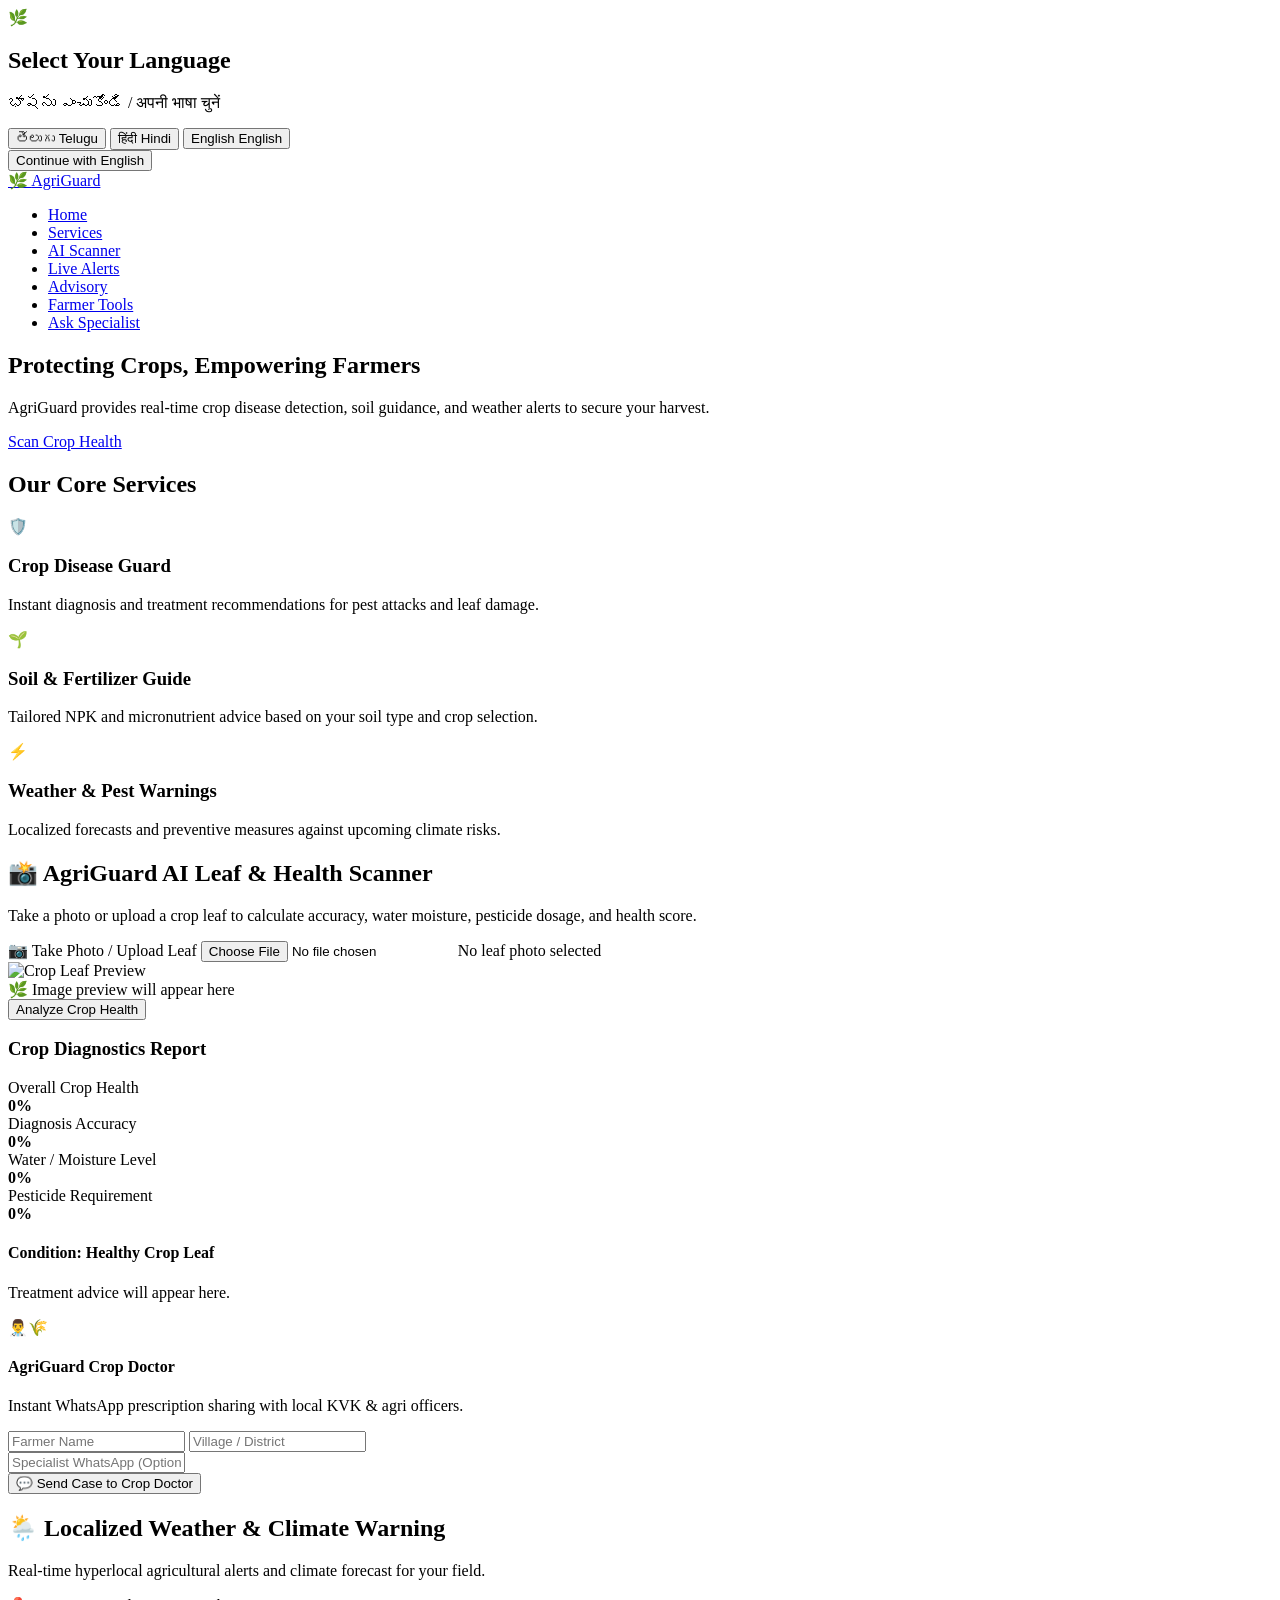
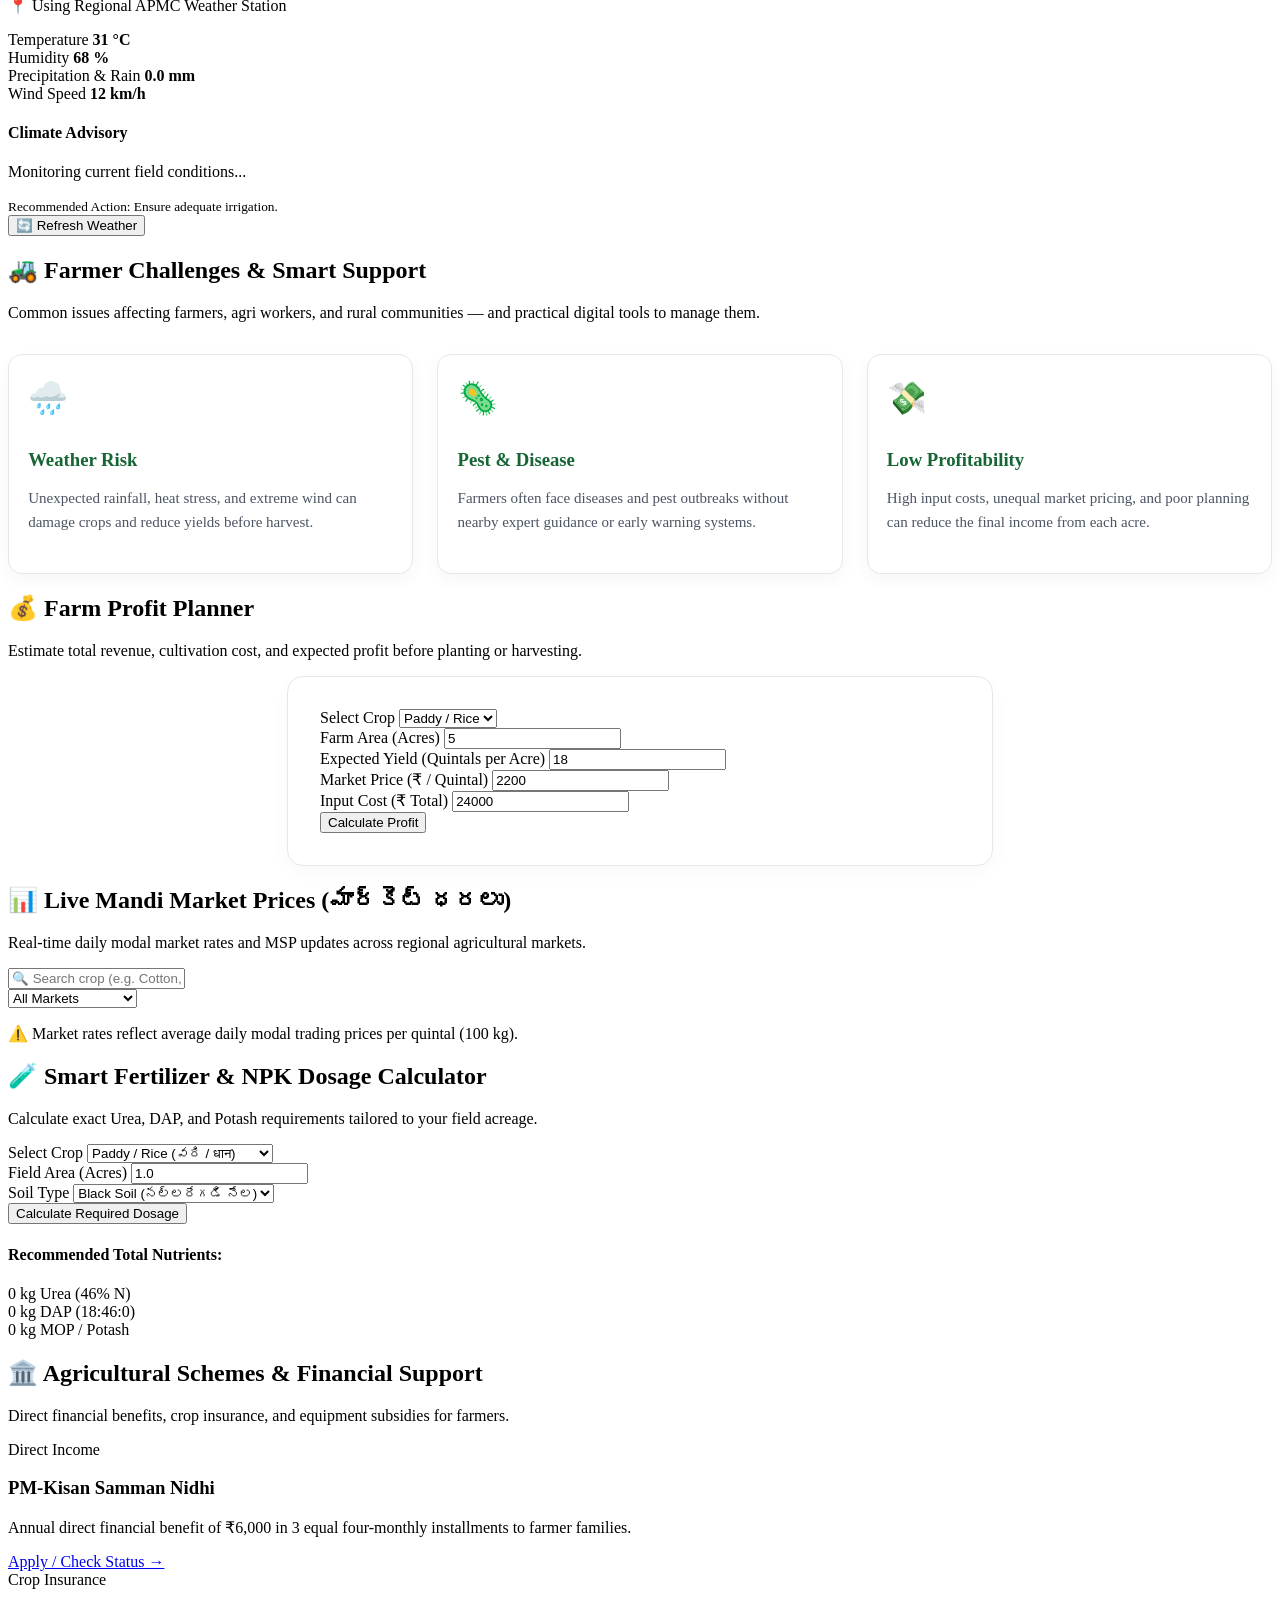
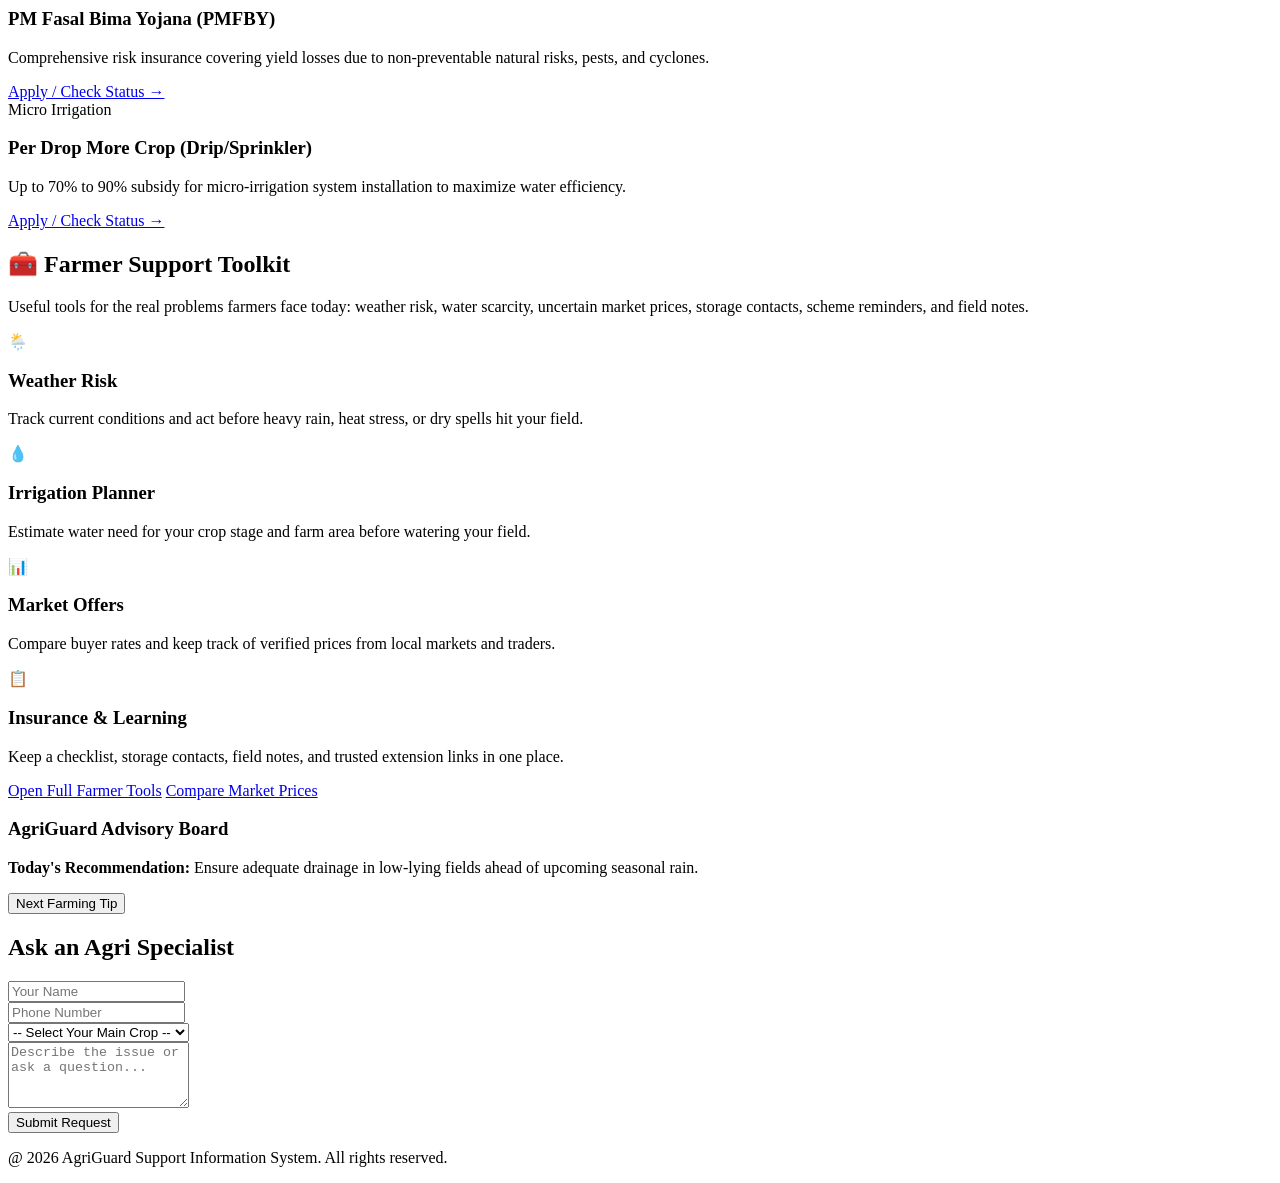
<file: index.html>
<!DOCTYPE html>
<html lang="en">
<head>
  <meta charset="UTF-8">
  <meta name="viewport" content="width=device-width, initial-scale=1.0">
  <title>AgriGuard - Smart Farmer Support & Protection</title>
  <link rel="stylesheet" href="style.css">
  <link rel="icon" href="data:image/svg+xml,<svg xmlns=%22http://www.w3.org/2000/svg%22 viewBox=%220 0 100 100%22><text y=%22.9em%22 font-size=%2290%22>🌿</text></svg>">
</head>
<body>

  <div id="languagePromptModal" class="lang-modal-overlay">
    <div class="lang-modal-card">
      <div class="lang-modal-header">
        <span class="leaf-icon">🌿</span>
        <h2>Select Your Language</h2>
        <p>భాషను ఎంచుకోండి / अपनी भाषा चुनें</p>
      </div>
      <div class="lang-options-grid">
        <button type="button" class="lang-select-btn" data-lang="te">
          <span class="native-lang">తెలుగు</span>
          <span class="sub-lang">Telugu</span>
        </button>
        <button type="button" class="lang-select-btn" data-lang="hi">
          <span class="native-lang">हिंदी</span>
          <span class="sub-lang">Hindi</span>
        </button>
        <button type="button" class="lang-select-btn" data-lang="en">
          <span class="native-lang">English</span>
          <span class="sub-lang">English</span>
        </button>
      </div>
      <button type="button" id="changeLangLaterBtn" class="lang-skip-btn">Continue with English</button>
    </div>
  </div>

  <header class="header">
    <div class="nav-container">
      <a href="#" class="brand-logo">
        <span class="logo-leaf">🌿</span>
        <span class="logo-text">AgriGuard</span>
      </a>
      <nav class="navbar">
        <ul class="nav-links">
          <li><a href="#hero" data-i18n="navHome">Home</a></li>
          <li><a href="#services" data-i18n="navServices">Services</a></li>
          <li><a href="#scanner" data-i18n="navScanner">AI Scanner</a></li>
          <li><a href="#weather" data-i18n="navWeather">Live Alerts</a></li>
          <li><a href="#advisory" data-i18n="navAdvisory">Advisory</a></li>
          <li><a href="#tools" data-i18n="navTools">Farmer Tools</a></li>
          <li><a href="#contact" data-i18n="navContact">Ask Specialist</a></li>
        </ul>
      </nav>
    </div>
  </header>

  <section id="hero" class="hero-section">
    <div class="hero-content">
      <h1 class="hero-title" data-i18n="heroTitle">Protecting Crops, Empowering Farmers</h1>
      <p class="hero-desc" data-i18n="heroDesc">AgriGuard provides real-time crop disease detection, soil guidance, and weather alerts to secure your harvest.</p>
      <a href="#scanner" class="btn-hero" data-i18n="heroBtn">Scan Crop Health</a>
    </div>
  </section>

  <section id="services" class="services-section">
    <div class="container">
      <h2 class="section-title" data-i18n="servicesTitle">Our Core Services</h2>
      <div class="services-grid">
        <div class="service-card">
          <div class="service-icon">🛡️</div>
          <h3 data-i18n="service1Title">Crop Disease Guard</h3>
          <p data-i18n="service1Desc">Instant diagnosis and treatment recommendations for pest attacks and leaf damage.</p>
        </div>
        <div class="service-card">
          <div class="service-icon">🌱</div>
          <h3 data-i18n="service2Title">Soil & Fertilizer Guide</h3>
          <p data-i18n="service2Desc">Tailored NPK and micronutrient advice based on your soil type and crop selection.</p>
        </div>
        <div class="service-card">
          <div class="service-icon">⚡</div>
          <h3 data-i18n="service3Title">Weather & Pest Warnings</h3>
          <p data-i18n="service3Desc">Localized forecasts and preventive measures against upcoming climate risks.</p>
        </div>
      </div>
    </div>
  </section>

  <section id="scanner" class="scanner-section">
    <div class="container scanner-card">
      <h2 class="section-title" data-i18n="scannerTitle">📸 AgriGuard AI Leaf & Health Scanner</h2>
      <p class="section-subtitle" data-i18n="scannerSubtitle">Take a photo or upload a crop leaf to calculate accuracy, water moisture, pesticide dosage, and health score.</p>

      <div class="upload-controls">
        <label for="leafInput" class="btn-upload" data-i18n="uploadBtn">📷 Take Photo / Upload Leaf</label>
        <input type="file" id="leafInput" accept="image/*" capture="environment" class="hidden-input">
        <span id="fileNameDisplay" class="file-name-text" data-i18n="noPhotoText">No leaf photo selected</span>
      </div>

      <div class="preview-wrapper">
        <img id="leafPreview" alt="Crop Leaf Preview" class="preview-img hidden">
        <div id="previewPlaceholder" class="preview-placeholder">🌿 Image preview will appear here</div>
      </div>

      <button id="analyzeBtn" class="btn-analyze" data-i18n="analyzeBtn">Analyze Crop Health</button>

      <div id="diagnosticReport" class="report-box hidden">
        <h3 class="report-heading" data-i18n="reportTitle">Crop Diagnostics Report</h3>
        <div class="metric-card">
          <div class="metric-header"><span data-i18n="metricHealth">Overall Crop Health</span></div>
          <div class="progress-bar"><div id="healthBar" class="bar-fill green-fill" style="width: 0%"></div></div>
          <strong id="healthVal" class="metric-val">0%</strong>
        </div>

        <div class="metric-card">
          <div class="metric-header"><span data-i18n="metricAccuracy">Diagnosis Accuracy</span></div>
          <div class="progress-bar"><div id="accuracyBar" class="bar-fill blue-fill" style="width: 0%"></div></div>
          <strong id="accuracyVal" class="metric-val">0%</strong>
        </div>

        <div class="metric-card">
          <div class="metric-header"><span data-i18n="metricWater">Water / Moisture Level</span></div>
          <div class="progress-bar"><div id="waterBar" class="bar-fill teal-fill" style="width: 0%"></div></div>
          <strong id="waterVal" class="metric-val">0%</strong>
        </div>

        <div class="metric-card">
          <div class="metric-header"><span data-i18n="metricPesticide">Pesticide Requirement</span></div>
          <div class="progress-bar"><div id="pesticideBar" class="bar-fill orange-fill" style="width: 0%"></div></div>
          <strong id="pesticideVal" class="metric-val">0%</strong>
        </div>

        <div class="treatment-advisory">
          <h4 id="reportCondition" data-i18n="analyzingCondition">Condition: Healthy Crop Leaf</h4>
          <p id="treatmentText" data-i18n="treatmentPlaceholder">Treatment advice will appear here.</p>
        </div>
      </div>
    </div>

    <div id="cropDoctorCard" class="doctor-card hidden">
      <div class="doctor-badge">
        <span class="doctor-avatar">👨‍⚕️🌾</span>
        <div>
          <h4 class="doctor-title" data-i18n="doctorCardTitle">AgriGuard Crop Doctor</h4>
          <p class="doctor-subtitle" data-i18n="doctorCardSubtitle">Instant WhatsApp prescription sharing with local KVK & agri officers.</p>
        </div>
      </div>
      <div class="doctor-field-inputs">
        <div class="doctor-form-row">
          <input type="text" id="docFarmerName" data-i18n-placeholder="namePlaceholder" placeholder="Farmer Name" />
          <input type="text" id="docLocation" data-i18n-placeholder="lblLocationPlaceholder" placeholder="Village / District" />
        </div>
        <div class="doctor-form-row">
          <input type="tel" id="docCustomPhone" placeholder="Specialist WhatsApp (Optional, default KVK helpline)" />
        </div>
      </div>
      <div class="doctor-action-btns">
        <button type="button" class="btn-doctor-whatsapp" onclick="sendToCropDoctor()">
          💬 <span data-i18n="btnSendDoctor">Send Case to Crop Doctor</span>
        </button>
      </div>
    </div>
  </section>

  <section id="weather" class="weather-section">
    <div class="container">
      <h2 class="section-title" data-i18n="weatherSectionTitle">🌦️ Localized Weather & Climate Warning</h2>
      <p class="section-subtitle" data-i18n="weatherSectionSubtitle">Real-time hyperlocal agricultural alerts and climate forecast for your field.</p>

      <div class="weather-card">
        <p id="locationStatus" class="location-status" data-i18n="detectingLocation">📍 Detecting your field location...</p>

        <div class="weather-grid">
          <div class="weather-item">
            <span class="w-label" data-i18n="tempLabel">Temperature</span>
            <strong id="tempVal">-- °C</strong>
          </div>
          <div class="weather-item">
            <span class="w-label" data-i18n="humidityLabel">Humidity</span>
            <strong id="humidityVal">-- %</strong>
          </div>
          <div class="weather-item">
            <span class="w-label" data-i18n="rainLabel">Precipitation & Rain</span>
            <strong id="rainVal">-- mm</strong>
          </div>
          <div class="weather-item">
            <span class="w-label" data-i18n="windLabel">Wind Speed</span>
            <strong id="windVal">-- km/h</strong>
          </div>
        </div>

        <div class="climate-warning-banner">
          <h4 data-i18n="climateAdvisoryTitle">Climate Advisory</h4>
          <p id="climateText" data-i18n="climateMonitoringText">Monitoring current field conditions...</p>
          <small id="climateAction" data-i18n="climateDefaultAction">Recommended Action: Ensure adequate irrigation.</small>
        </div>

        <button id="refreshWeatherBtn" class="btn-refresh" data-i18n="refreshWeatherBtn">🔄 Refresh Weather</button>
      </div>
    </div>
  </section>

  <section id="problems" class="feature-section">
    <div class="container text-center">
      <h2 class="feature-heading">🚜 Farmer Challenges & Smart Support</h2>
      <p class="feature-subheading">Common issues affecting farmers, agri workers, and rural communities — and practical digital tools to manage them.</p>

      <div class="challenge-grid">
        <div class="challenge-card">
          <span class="challenge-icon">🌧️</span>
          <h3>Weather Risk</h3>
          <p>Unexpected rainfall, heat stress, and extreme wind can damage crops and reduce yields before harvest.</p>
        </div>
        <div class="challenge-card">
          <span class="challenge-icon">🦠</span>
          <h3>Pest & Disease</h3>
          <p>Farmers often face diseases and pest outbreaks without nearby expert guidance or early warning systems.</p>
        </div>
        <div class="challenge-card">
          <span class="challenge-icon">💸</span>
          <h3>Low Profitability</h3>
          <p>High input costs, unequal market pricing, and poor planning can reduce the final income from each acre.</p>
        </div>
      </div>
    </div>
  </section>

  <section id="profit" class="feature-section alt-bg">
    <div class="container text-center">
      <h2 class="feature-heading">💰 Farm Profit Planner</h2>
      <p class="feature-subheading">Estimate total revenue, cultivation cost, and expected profit before planting or harvesting.</p>

      <div class="profit-planner">
        <div class="form-group-center">
          <label>Select Crop</label>
          <select id="profitCrop">
            <option value="paddy">Paddy / Rice</option>
            <option value="cotton">Cotton</option>
            <option value="chilli">Chilli</option>
            <option value="maize">Maize</option>
          </select>
        </div>

        <div class="form-group-center">
          <label>Farm Area (Acres)</label>
          <input type="number" id="profitAcres" min="1" step="0.5" value="5">
        </div>

        <div class="form-group-center">
          <label>Expected Yield (Quintals per Acre)</label>
          <input type="number" id="profitYield" min="1" step="0.5" value="18">
        </div>

        <div class="form-group-center">
          <label>Market Price (₹ / Quintal)</label>
          <input type="number" id="profitPrice" min="100" step="10" value="2200">
        </div>

        <div class="form-group-center">
          <label>Input Cost (₹ Total)</label>
          <input type="number" id="profitCost" min="0" step="500" value="24000">
        </div>

        <button type="button" class="btn-calculate" onclick="calculateProfitPlanner()">Calculate Profit</button>

        <div id="profitResults" class="profit-results hidden">
          <div class="profit-stat-row">
            <div class="profit-stat-card">
              <span>Total Revenue</span>
              <strong id="revenueValue">₹0</strong>
            </div>
            <div class="profit-stat-card">
              <span>Total Cost</span>
              <strong id="costValue">₹0</strong>
            </div>
            <div class="profit-stat-card">
              <span>Net Profit</span>
              <strong id="profitValue">₹0</strong>
            </div>
          </div>
          <p id="profitSummary" class="profit-summary"></p>
        </div>
      </div>
    </div>
  </section>

  <section id="mandi" class="feature-section">
    <div class="container text-center">
      <h2 class="feature-heading" data-i18n="mandiTitle">📊 Live Mandi Market Prices (మార్కెట్ ధరలు)</h2>
      <p class="feature-subheading" data-i18n="mandiSubtitle">Real-time daily modal market rates and MSP updates across regional agricultural markets.</p>

      <div class="mandi-filter-bar">
        <div class="mandi-input-wrap">
          <input type="text" id="mandiSearchInput" data-i18n-placeholder="mandiSearchPlaceholder" placeholder="🔍 Search crop (e.g. Cotton, Chilli, Rice)..." onkeyup="filterMandiCards()">
        </div>
        <div class="mandi-select-wrap">
          <select id="mandiStateFilter" onchange="filterMandiCards()">
            <option value="all" data-i18n="allMarkets">All Markets</option>
            <option value="Guntur">Guntur APMC</option>
            <option value="Warangal">Warangal APMC</option>
            <option value="Khammam">Khammam APMC</option>
            <option value="Kurnool">Kurnool APMC</option>
          </select>
        </div>
      </div>

      <div class="mandi-grid" id="mandiGrid"></div>
      <p class="disclaimer-text" data-i18n="mandiDisclaimer">⚠️ Market rates reflect average daily modal trading prices per quintal (100 kg).</p>
    </div>
  </section>

  <section id="fertilizer" class="feature-section alt-bg">
    <div class="container text-center">
      <h2 class="feature-heading" data-i18n="fertTitle">🧪 Smart Fertilizer & NPK Dosage Calculator</h2>
      <p class="feature-subheading" data-i18n="fertSubtitle">Calculate exact Urea, DAP, and Potash requirements tailored to your field acreage.</p>

      <div class="calc-card">
        <div class="form-group-center">
          <label data-i18n="lblCropSelect">Select Crop</label>
          <select id="calcCrop">
            <option value="paddy" data-i18n="optPaddy">Paddy / Rice (వరి / धान)</option>
            <option value="cotton" data-i18n="optCotton">Cotton (పత్తి / कपास)</option>
            <option value="chilli" data-i18n="optChilli">Chilli (మిరప / मिर्च)</option>
            <option value="maize" data-i18n="optMaize">Maize (మొక్కజొన్న / मक्का)</option>
          </select>
        </div>

        <div class="form-group-center">
          <label data-i18n="lblLandArea">Field Area (Acres)</label>
          <input type="number" id="calcAcres" min="0.5" step="0.5" value="1.0">
        </div>

        <div class="form-group-center">
          <label data-i18n="lblSoilType">Soil Type</label>
          <select id="calcSoil">
            <option value="black" data-i18n="optBlackSoil">Black Soil (నల్లరేగడి నేల)</option>
            <option value="red" data-i18n="optRedSoil">Red Soil (ఎర్ర నేల)</option>
            <option value="sandy" data-i18n="optSandySoil">Sandy / Alluvial (ఇసుక నేల)</option>
          </select>
        </div>

        <button type="button" class="btn-calculate" onclick="calculateFertilizer()" data-i18n="btnCalculateFert">Calculate Required Dosage</button>

        <div id="fertResults" class="fert-results-box hidden">
          <h4 data-i18n="fertResultsTitle">Recommended Total Nutrients:</h4>
          <div class="fert-pills-row">
            <div class="fert-pill urea"><span id="ureaVal">0</span> <span data-i18n="lblUreaUnit">kg Urea (46% N)</span></div>
            <div class="fert-pill dap"><span id="dapVal">0</span> <span data-i18n="lblDapUnit">kg DAP (18:46:0)</span></div>
            <div class="fert-pill mop"><span id="mopVal">0</span> <span data-i18n="lblMopUnit">kg MOP / Potash</span></div>
          </div>
          <p id="fertScheduleNote" class="fert-schedule-note"></p>
        </div>
      </div>
    </div>
  </section>

  <section id="schemes" class="feature-section">
    <div class="container text-center">
      <h2 class="feature-heading" data-i18n="schemesTitle">🏛️ Agricultural Schemes & Financial Support</h2>
      <p class="feature-subheading" data-i18n="schemesSubtitle">Direct financial benefits, crop insurance, and equipment subsidies for farmers.</p>

      <div class="schemes-grid">
        <div class="scheme-card">
          <span class="scheme-tag" data-i18n="tagDirectIncome">Direct Income</span>
          <h3 class="scheme-title">PM-Kisan Samman Nidhi</h3>
          <p class="scheme-desc" data-i18n="pmKisanDesc">Annual direct financial benefit of ₹6,000 in 3 equal four-monthly installments to farmer families.</p>
          <a href="https://pmkisan.gov.in" target="_blank" class="scheme-action-link" data-i18n="btnApply">Apply / Check Status →</a>
        </div>

        <div class="scheme-card">
          <span class="scheme-tag" data-i18n="tagCropInsurance">Crop Insurance</span>
          <h3 class="scheme-title">PM Fasal Bima Yojana (PMFBY)</h3>
          <p class="scheme-desc" data-i18n="pmfbyDesc">Comprehensive risk insurance covering yield losses due to non-preventable natural risks, pests, and cyclones.</p>
          <a href="https://pmfby.gov.in" target="_blank" class="scheme-action-link" data-i18n="btnApply">Apply / Check Status →</a>
        </div>

        <div class="scheme-card">
          <span class="scheme-tag" data-i18n="tagMicroIrrigation">Micro Irrigation</span>
          <h3 class="scheme-title">Per Drop More Crop (Drip/Sprinkler)</h3>
          <p class="scheme-desc" data-i18n="dripDesc">Up to 70% to 90% subsidy for micro-irrigation system installation to maximize water efficiency.</p>
          <a href="https://pmksy.gov.in" target="_blank" class="scheme-action-link" data-i18n="btnApply">Apply / Check Status →</a>
        </div>
      </div>
    </div>
  </section>

  <section id="tools" class="feature-section alt-bg">
    <div class="container text-center">
      <h2 class="feature-heading">🧰 Farmer Support Toolkit</h2>
      <p class="feature-subheading">Useful tools for the real problems farmers face today: weather risk, water scarcity, uncertain market prices, storage contacts, scheme reminders, and field notes.</p>

      <div class="tool-launch-grid">
        <div class="tool-card">
          <span class="tool-icon">🌦️</span>
          <h3>Weather Risk</h3>
          <p>Track current conditions and act before heavy rain, heat stress, or dry spells hit your field.</p>
        </div>
        <div class="tool-card">
          <span class="tool-icon">💧</span>
          <h3>Irrigation Planner</h3>
          <p>Estimate water need for your crop stage and farm area before watering your field.</p>
        </div>
        <div class="tool-card">
          <span class="tool-icon">📊</span>
          <h3>Market Offers</h3>
          <p>Compare buyer rates and keep track of verified prices from local markets and traders.</p>
        </div>
        <div class="tool-card">
          <span class="tool-icon">📋</span>
          <h3>Insurance & Learning</h3>
          <p>Keep a checklist, storage contacts, field notes, and trusted extension links in one place.</p>
        </div>
      </div>

      <div class="tool-actions">
        <a href="farmer-tools.html" class="btn-hero">Open Full Farmer Tools</a>
        <a href="farmer-tools.html#market" class="btn-secondary">Compare Market Prices</a>
      </div>
    </div>
  </section>

  <section id="advisory" class="advisory-section">
    <div class="container">
      <div class="advisory-card">
        <h3 data-i18n="advisoryTitle">AgriGuard Advisory Board</h3>
        <p class="advisory-quote"><strong data-i18n="recPrefix">Today's Recommendation: </strong><span id="advisoryTip" data-i18n="advisoryTipText">Ensure adequate drainage in low-lying fields ahead of upcoming seasonal rain.</span></p>
        <button id="nextTipBtn" class="btn-tip" data-i18n="nextTipBtn">Next Farming Tip</button>
      </div>
    </div>
  </section>

  <section id="contact" class="contact-section">
    <div class="container contact-card">
      <h2 class="section-title" data-i18n="specialistTitle">Ask an Agri Specialist</h2>

      <form id="contactForm">
        <div class="form-group">
          <input type="text" name="name" id="farmerName" data-i18n-placeholder="namePlaceholder" placeholder="Your Name" required>
        </div>
        <div class="form-group">
          <input type="tel" name="phone" id="farmerPhone" data-i18n-placeholder="phonePlaceholder" placeholder="Phone Number" required>
        </div>
        <div class="form-group">
          <select name="crop" id="farmerCrop" required>
            <option value="" disabled selected data-i18n="selectCropOption">-- Select Your Main Crop --</option>
            <option value="Rice" data-i18n="cropRice">Paddy / Rice</option>
            <option value="Cotton" data-i18n="cropCotton">Cotton</option>
            <option value="Chilli" data-i18n="cropChilli">Chilli / Spices</option>
            <option value="Vegetable" data-i18n="cropVegetable">Vegetable</option>
            <option value="Other" data-i18n="cropOther">Other</option>
          </select>
        </div>
        <div class="form-group">
          <textarea name="issue" id="farmerIssue" rows="4" data-i18n-placeholder="messagePlaceholder" placeholder="Describe the issue or ask a question..." required></textarea>
        </div>
        <button type="submit" class="btn-submit" data-i18n="submitBtn">Submit Request</button>
      </form>
      <div id="formStatus" class="form-status"></div>
    </div>
  </section>

  <footer class="footer">
    <p>@ 2026 AgriGuard Support Information System. All rights reserved.</p>
  </footer>
  <script src="script.js"></script>
</body>
</html>
</file>
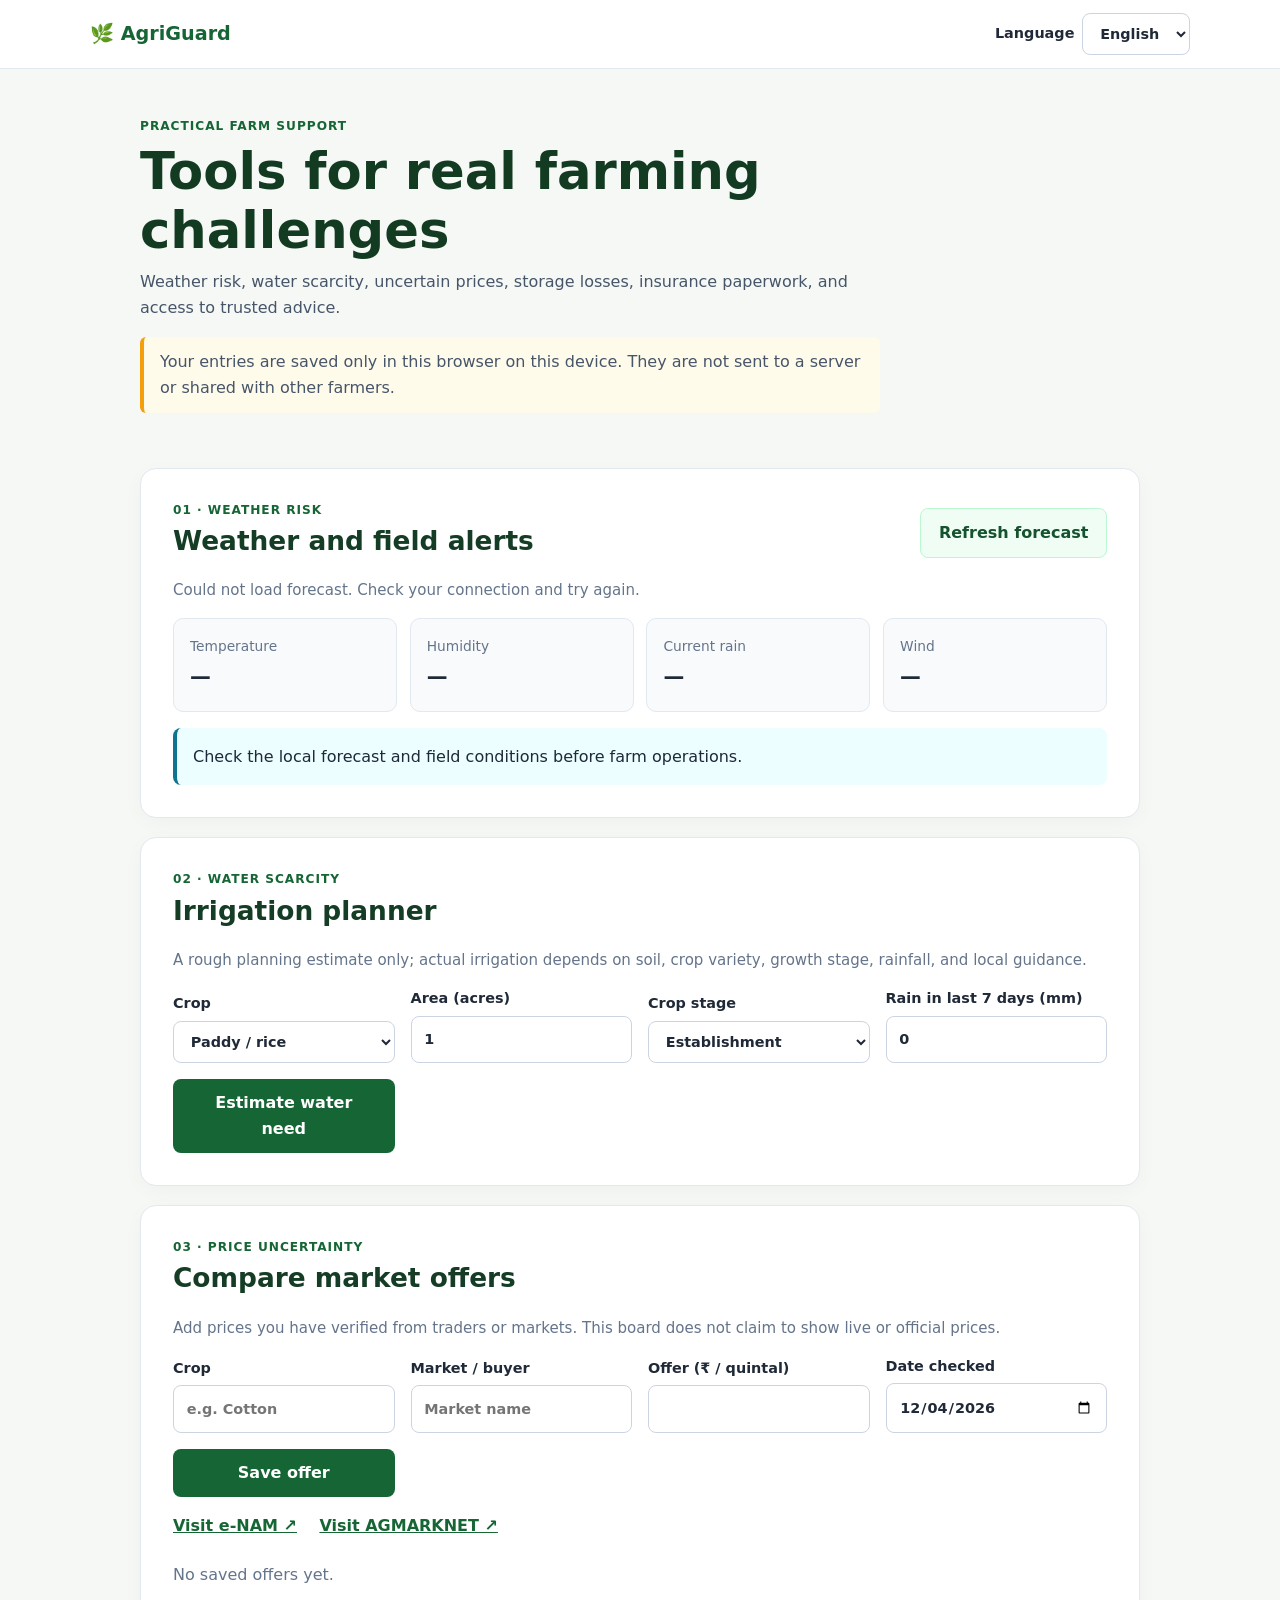
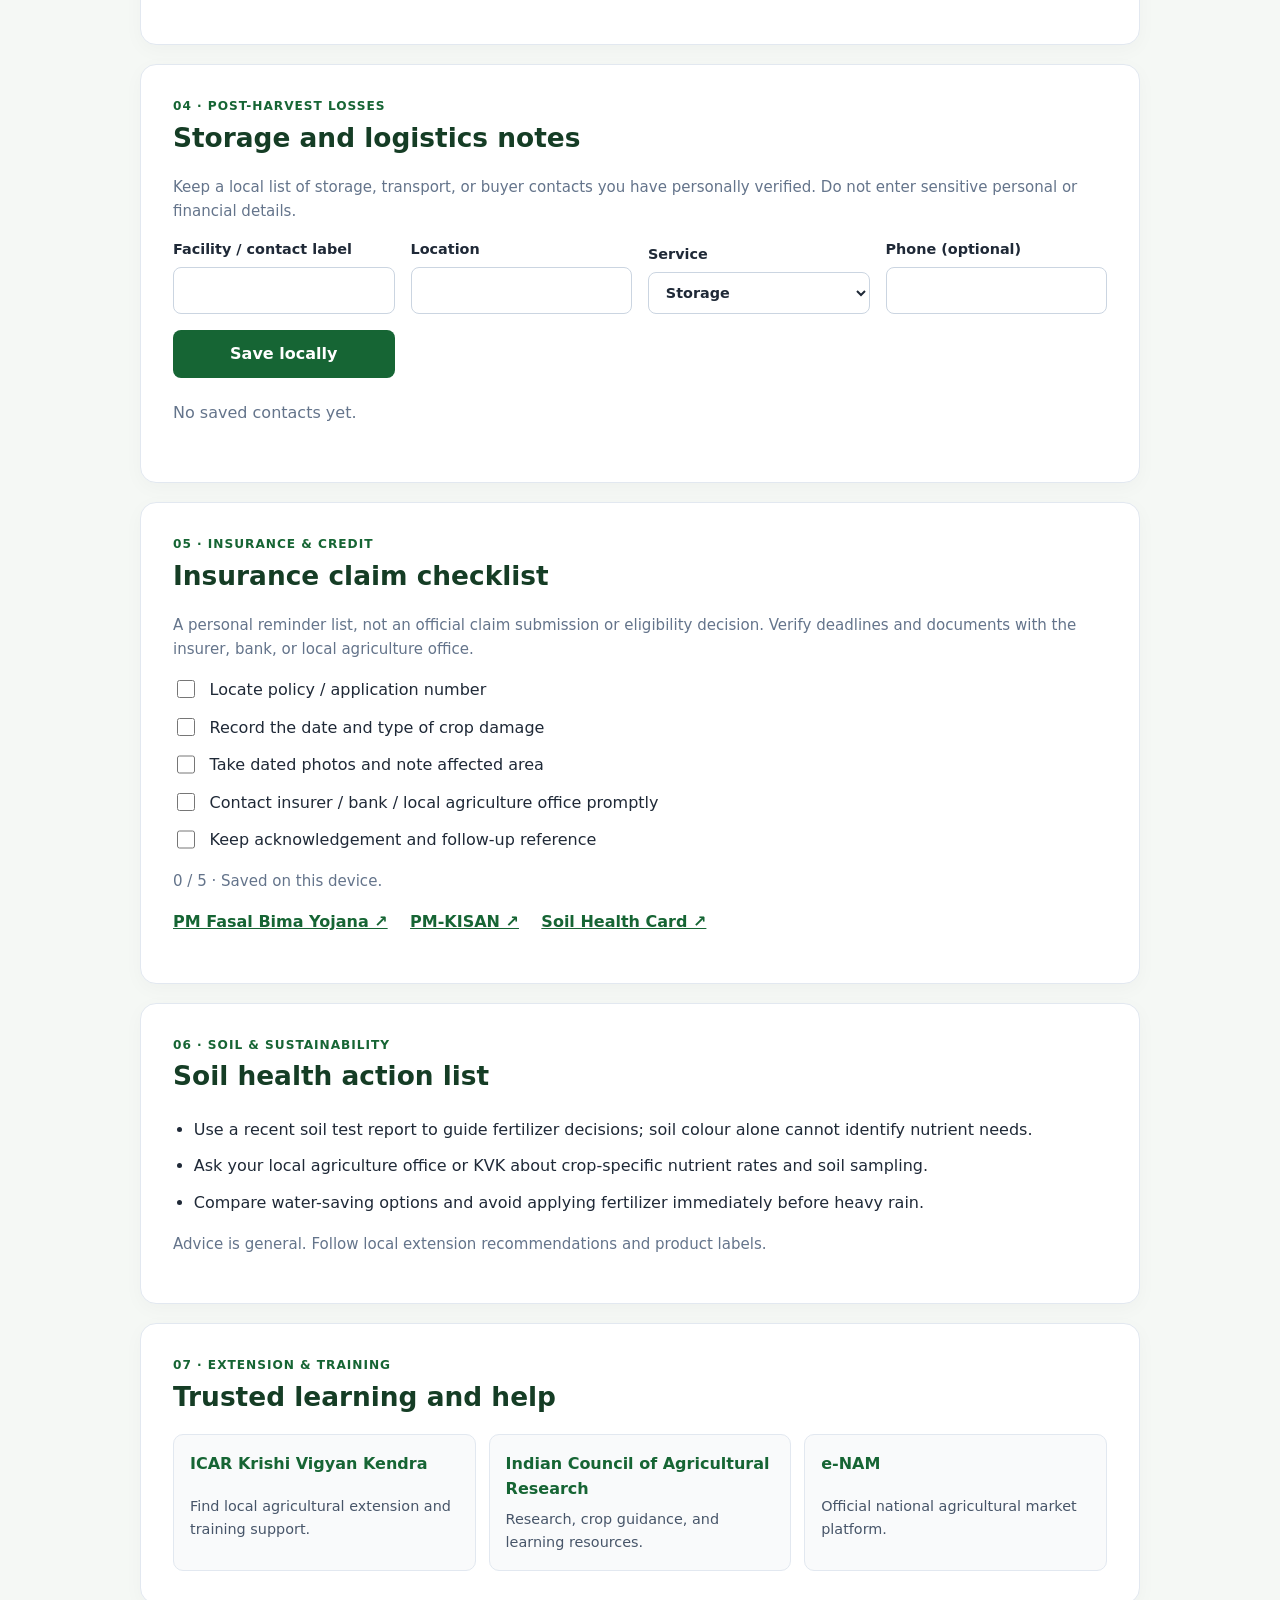
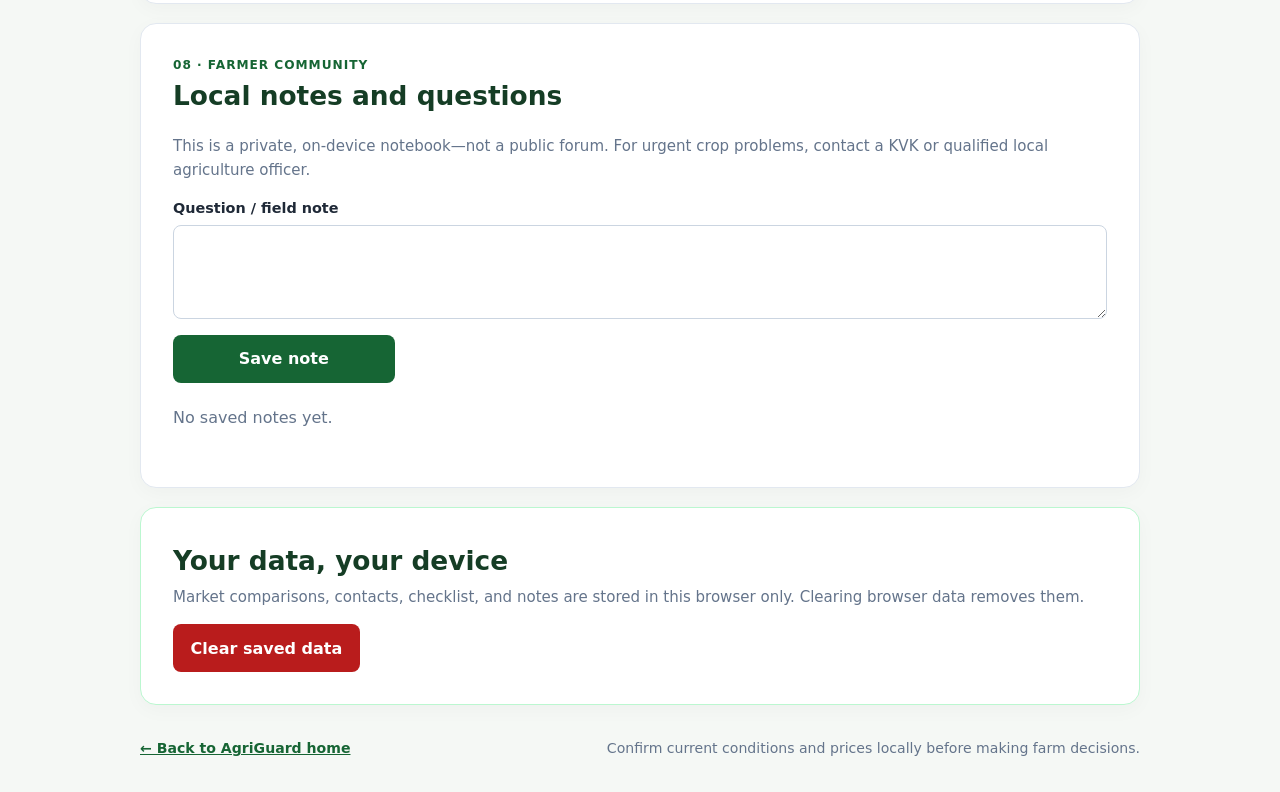
<file: farmer-tools.html>
<!doctype html>
<html lang="en">
<head>
  <meta charset="utf-8">
  <meta name="viewport" content="width=device-width, initial-scale=1">
  <meta name="theme-color" content="#166534">
  <title>Farmer Support Tools | AgriGuard</title>
  <link rel="stylesheet" href="farmer-tools.css">
</head>
<body>
  <header class="topbar">
    <a class="brand" href="index.html">🌿 AgriGuard</a>
    <label class="language-label" for="toolLanguage">Language
      <select id="toolLanguage" aria-label="Choose language"><option value="en">English</option><option value="hi">हिंदी</option><option value="te">తెలుగు</option></select>
    </label>
  </header>
  <main>
    <section class="intro">
      <p class="eyebrow" data-i18n="eyebrow">PRACTICAL FARM SUPPORT</p>
      <h1 data-i18n="title">Tools for real farming challenges</h1>
      <p data-i18n="subtitle">Weather risk, water scarcity, uncertain prices, storage losses, insurance paperwork, and access to trusted advice.</p>
      <p class="notice" data-i18n="privacy">Your entries are saved only in this browser on this device. They are not sent to a server or shared with other farmers.</p>
    </section>

    <section class="tool-section" id="weather">
      <div class="section-heading"><div><p class="eyebrow">01 · WEATHER RISK</p><h2 data-i18n="weatherTitle">Weather and field alerts</h2></div><button id="weatherRefresh" class="button secondary" data-i18n="refresh">Refresh forecast</button></div>
      <p id="weatherStatus" class="muted" aria-live="polite">Choose allow location, or use the regional forecast.</p>
      <div class="weather-grid">
        <article class="stat"><span data-i18n="temperature">Temperature</span><strong id="weatherTemp">—</strong></article>
        <article class="stat"><span data-i18n="humidity">Humidity</span><strong id="weatherHumidity">—</strong></article>
        <article class="stat"><span data-i18n="rain">Current rain</span><strong id="weatherRain">—</strong></article>
        <article class="stat"><span data-i18n="wind">Wind</span><strong id="weatherWind">—</strong></article>
      </div>
      <div class="callout" id="weatherAdvice" aria-live="polite">Weather-based advice will appear when a forecast is available.</div>
    </section>

    <section class="tool-section" id="water">
      <div class="section-heading"><div><p class="eyebrow">02 · WATER SCARCITY</p><h2 data-i18n="waterTitle">Irrigation planner</h2></div></div>
      <p class="muted" data-i18n="waterNote">A rough planning estimate only; actual irrigation depends on soil, crop variety, growth stage, rainfall, and local guidance.</p>
      <form id="irrigationForm" class="form-grid">
        <label><span data-i18n="crop">Crop</span><select id="irrigationCrop"><option value="paddy">Paddy / rice</option><option value="cotton">Cotton</option><option value="maize">Maize</option><option value="vegetables">Vegetables</option></select></label>
        <label><span data-i18n="area">Area (acres)</span><input id="irrigationArea" type="number" min="0.1" max="10000" step="0.1" value="1" required></label>
        <label><span data-i18n="stage">Crop stage</span><select id="cropStage"><option value="establishment">Establishment</option><option value="vegetative">Vegetative growth</option><option value="flowering">Flowering / fruiting</option><option value="maturity">Maturity</option></select></label>
        <label><span data-i18n="rain7">Rain in last 7 days (mm)</span><input id="rainfall7" type="number" min="0" max="1000" step="1" value="0" required></label>
        <button class="button" type="submit" data-i18n="estimateWater">Estimate water need</button>
      </form>
      <div id="irrigationResult" class="result" hidden aria-live="polite"></div>
    </section>

    <section class="tool-section" id="market">
      <div class="section-heading"><div><p class="eyebrow">03 · PRICE UNCERTAINTY</p><h2 data-i18n="marketTitle">Compare market offers</h2></div></div>
      <p class="muted" data-i18n="marketNote">Add prices you have verified from traders or markets. This board does not claim to show live or official prices.</p>
      <form id="marketForm" class="form-grid">
        <label><span data-i18n="crop">Crop</span><input id="marketCrop" maxlength="60" required placeholder="e.g. Cotton"></label>
        <label><span data-i18n="market">Market / buyer</span><input id="marketName" maxlength="80" required placeholder="Market name"></label>
        <label><span data-i18n="price">Offer (₹ / quintal)</span><input id="marketPrice" type="number" min="1" max="10000000" step="0.01" required></label>
        <label><span data-i18n="offerDate">Date checked</span><input id="marketDate" type="date" required></label>
        <button class="button" type="submit" data-i18n="addOffer">Save offer</button>
      </form>
      <p class="link-row"><a href="https://enam.gov.in/web/" target="_blank" rel="noopener noreferrer">Visit e-NAM ↗</a><a href="https://agmarknet.gov.in/" target="_blank" rel="noopener noreferrer">Visit AGMARKNET ↗</a></p>
      <div id="marketOffers" class="record-list" aria-live="polite"></div>
    </section>

    <section class="tool-section" id="storage">
      <div class="section-heading"><div><p class="eyebrow">04 · POST-HARVEST LOSSES</p><h2 data-i18n="storageTitle">Storage and logistics notes</h2></div></div>
      <p class="muted" data-i18n="storageNote">Keep a local list of storage, transport, or buyer contacts you have personally verified. Do not enter sensitive personal or financial details.</p>
      <form id="storageForm" class="form-grid">
        <label><span data-i18n="provider">Facility / contact label</span><input id="storageProvider" maxlength="80" required></label>
        <label><span data-i18n="location">Location</span><input id="storageLocation" maxlength="100" required></label>
        <label><span data-i18n="service">Service</span><select id="storageService"><option>Storage</option><option>Cold storage</option><option>Transport</option><option>Buyer / FPO</option><option>Farm labour</option><option>Equipment rental</option></select></label>
        <label><span data-i18n="phoneOptional">Phone (optional)</span><input id="storagePhone" type="tel" maxlength="24"></label>
        <button class="button" type="submit" data-i18n="saveContact">Save locally</button>
      </form>
      <div id="storageRecords" class="record-list" aria-live="polite"></div>
    </section>

    <section class="tool-section" id="insurance">
      <div class="section-heading"><div><p class="eyebrow">05 · INSURANCE & CREDIT</p><h2 data-i18n="insuranceTitle">Insurance claim checklist</h2></div></div>
      <p class="muted" data-i18n="insuranceNote">A personal reminder list, not an official claim submission or eligibility decision. Verify deadlines and documents with the insurer, bank, or local agriculture office.</p>
      <div class="checklist" id="insuranceChecklist">
        <label><input type="checkbox" data-check="policy"> <span data-i18n="checkPolicy">Locate policy / application number</span></label>
        <label><input type="checkbox" data-check="notify"> <span data-i18n="checkNotify">Record the date and type of crop damage</span></label>
        <label><input type="checkbox" data-check="photos"> <span data-i18n="checkPhotos">Take dated photos and note affected area</span></label>
        <label><input type="checkbox" data-check="contact"> <span data-i18n="checkContact">Contact insurer / bank / local agriculture office promptly</span></label>
        <label><input type="checkbox" data-check="receipt"> <span data-i18n="checkReceipt">Keep acknowledgement and follow-up reference</span></label>
      </div>
      <p id="insuranceProgress" class="muted" aria-live="polite"></p>
      <p class="link-row"><a href="https://pmfby.gov.in/" target="_blank" rel="noopener noreferrer">PM Fasal Bima Yojana ↗</a><a href="https://pmkisan.gov.in/" target="_blank" rel="noopener noreferrer">PM-KISAN ↗</a><a href="https://soilhealth.dac.gov.in/" target="_blank" rel="noopener noreferrer">Soil Health Card ↗</a></p>
    </section>

    <section class="tool-section" id="soil">
      <div class="section-heading"><div><p class="eyebrow">06 · SOIL & SUSTAINABILITY</p><h2 data-i18n="soilTitle">Soil health action list</h2></div></div>
      <ul class="advice-list">
        <li data-i18n="soil1">Use a recent soil test report to guide fertilizer decisions; soil colour alone cannot identify nutrient needs.</li>
        <li data-i18n="soil2">Ask your local agriculture office or KVK about crop-specific nutrient rates and soil sampling.</li>
        <li data-i18n="soil3">Compare water-saving options and avoid applying fertilizer immediately before heavy rain.</li>
      </ul>
      <p class="muted">Advice is general. Follow local extension recommendations and product labels.</p>
    </section>

    <section class="tool-section" id="learning">
      <div class="section-heading"><div><p class="eyebrow">07 · EXTENSION & TRAINING</p><h2 data-i18n="learningTitle">Trusted learning and help</h2></div></div>
      <div class="resource-grid">
        <a class="resource" href="https://kvk.icar.gov.in/" target="_blank" rel="noopener noreferrer"><strong>ICAR Krishi Vigyan Kendra</strong><span>Find local agricultural extension and training support.</span></a>
        <a class="resource" href="https://www.icar.gov.in/" target="_blank" rel="noopener noreferrer"><strong>Indian Council of Agricultural Research</strong><span>Research, crop guidance, and learning resources.</span></a>
        <a class="resource" href="https://enam.gov.in/web/" target="_blank" rel="noopener noreferrer"><strong>e-NAM</strong><span>Official national agricultural market platform.</span></a>
      </div>
    </section>

    <section class="tool-section" id="community">
      <div class="section-heading"><div><p class="eyebrow">08 · FARMER COMMUNITY</p><h2 data-i18n="communityTitle">Local notes and questions</h2></div></div>
      <p class="muted" data-i18n="communityNote">This is a private, on-device notebook—not a public forum. For urgent crop problems, contact a KVK or qualified local agriculture officer.</p>
      <form id="communityForm" class="form-grid">
        <label class="wide"><span data-i18n="question">Question / field note</span><textarea id="communityText" maxlength="500" rows="3" required></textarea></label>
        <button class="button" type="submit" data-i18n="saveNote">Save note</button>
      </form>
      <div id="communityRecords" class="record-list" aria-live="polite"></div>
    </section>

    <section class="tool-section export-section">
      <h2 data-i18n="dataTitle">Your data, your device</h2>
      <p class="muted" data-i18n="dataNote">Market comparisons, contacts, checklist, and notes are stored in this browser only. Clearing browser data removes them.</p>
      <button id="clearLocalData" class="button danger" type="button" data-i18n="clearData">Clear saved data</button>
    </section>
  </main>
  <footer><a href="index.html">← Back to AgriGuard home</a><span>Confirm current conditions and prices locally before making farm decisions.</span></footer>
  <script src="farmer-tools.js"></script>
</body>
</html>
</file>
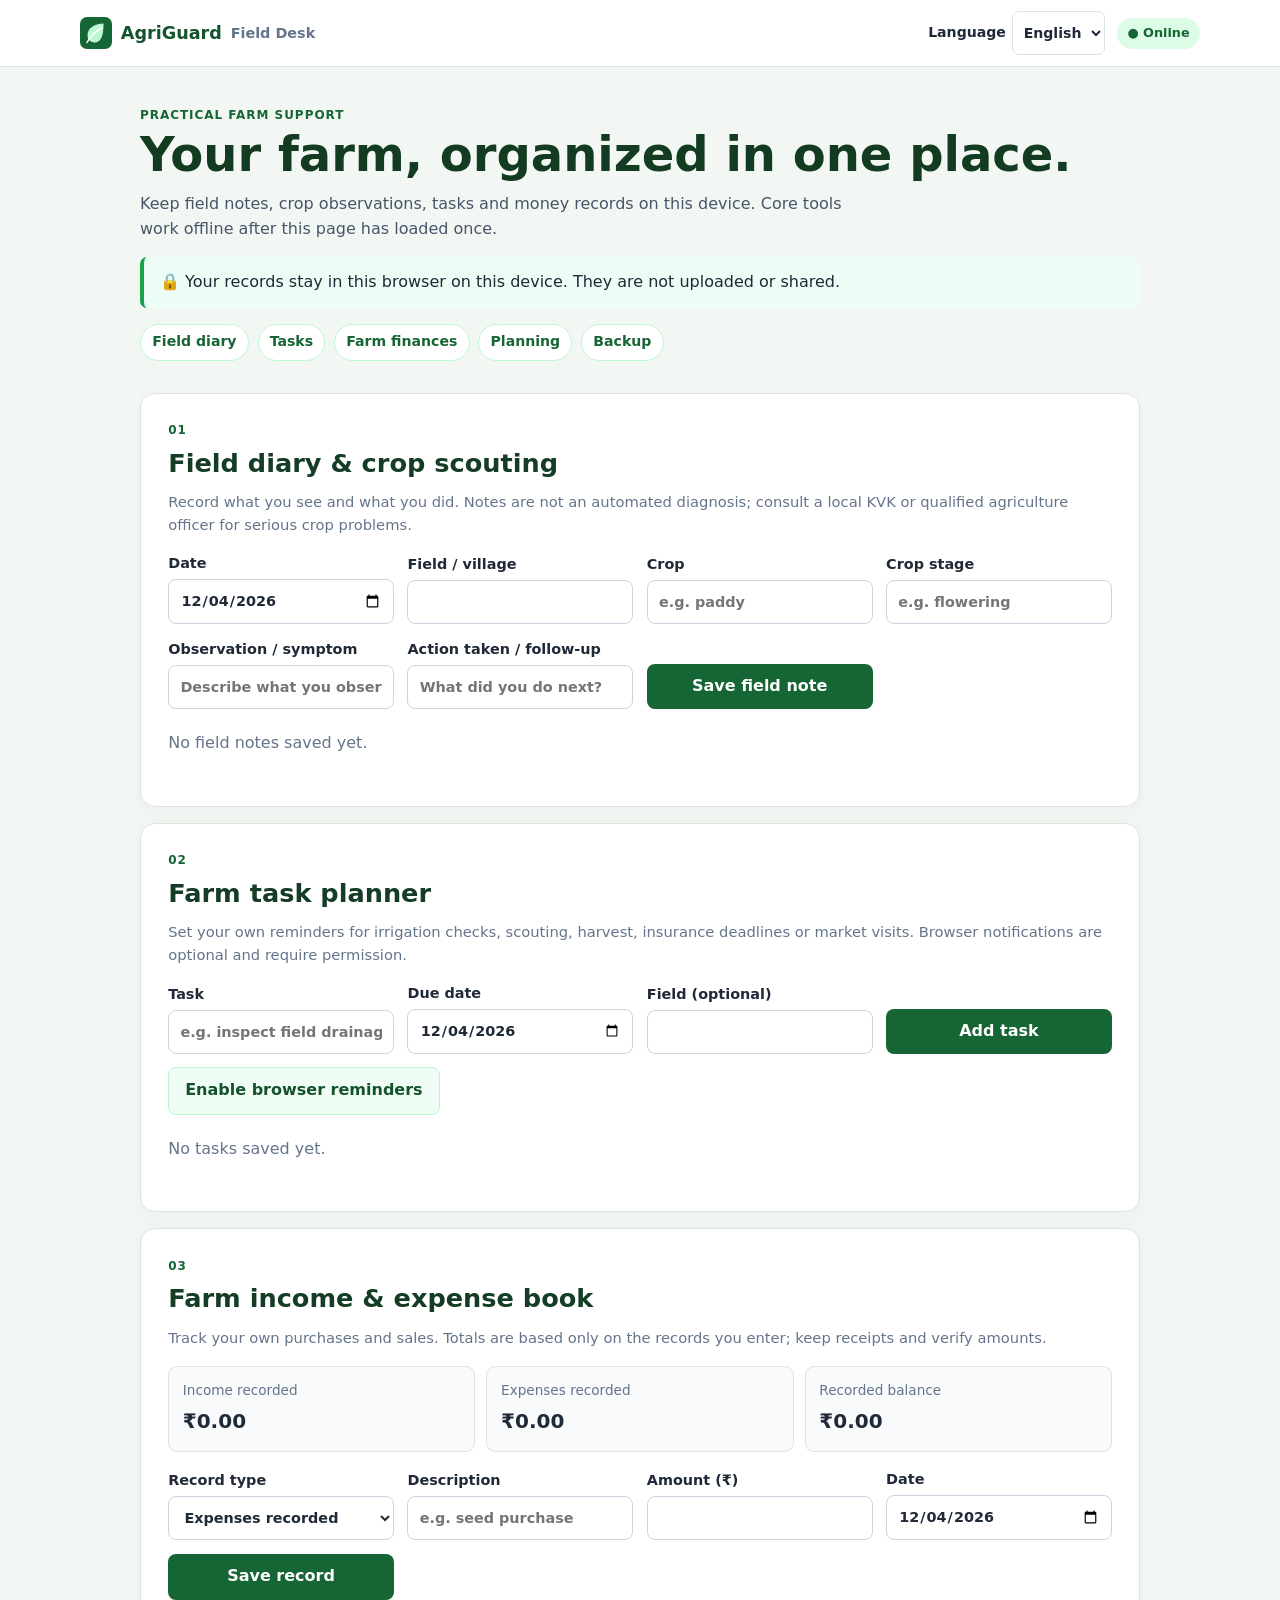
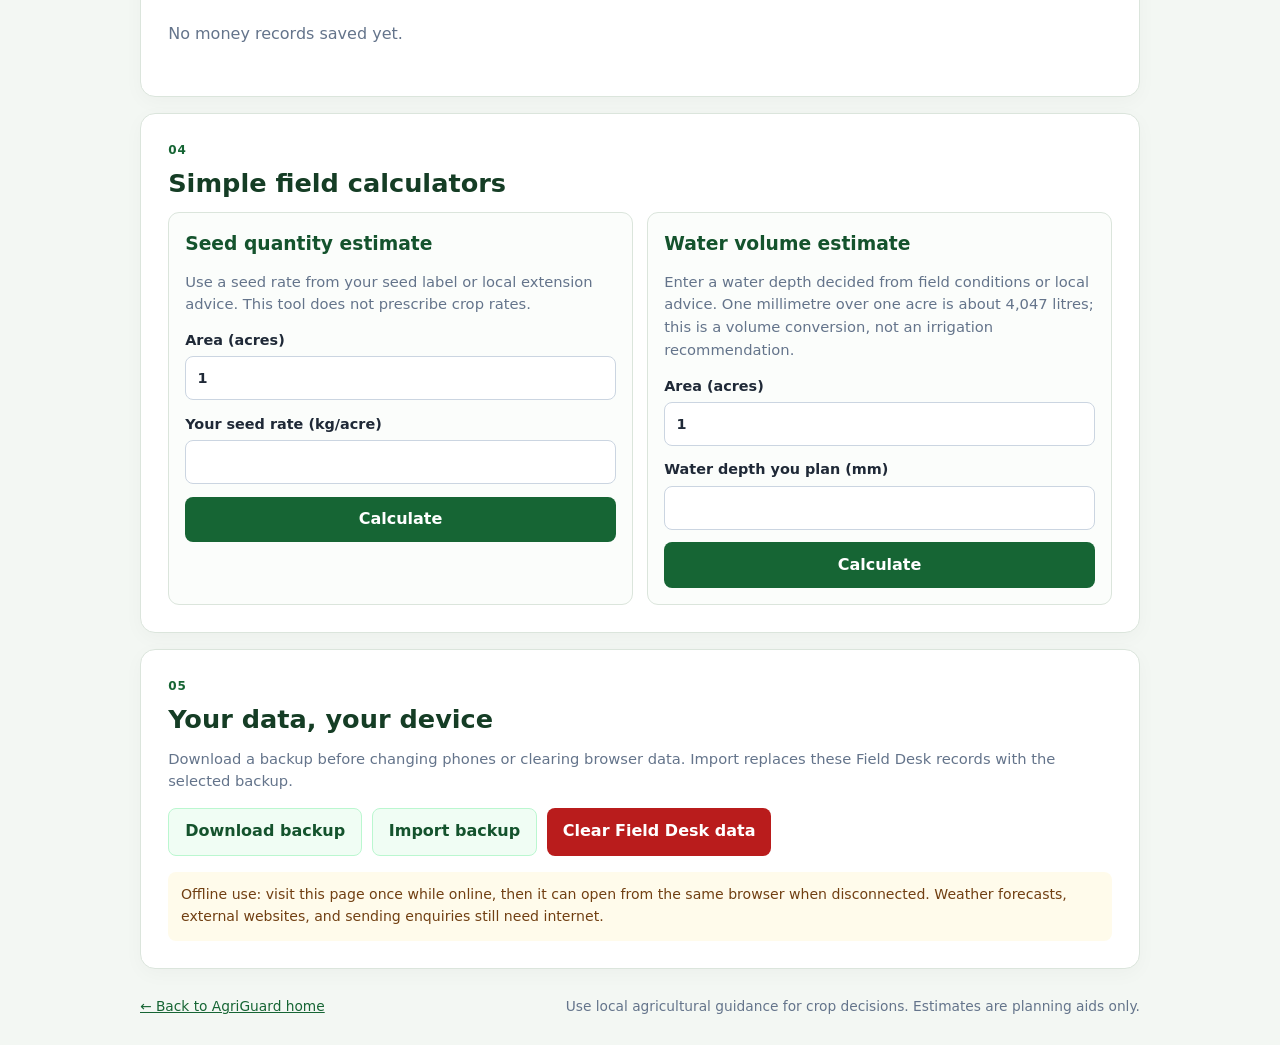
<file: field-desk.html>
<!doctype html>
<html lang="en">
<head>
  <meta charset="utf-8">
  <meta name="viewport" content="width=device-width, initial-scale=1, viewport-fit=cover">
  <meta name="theme-color" content="#166534">
  <meta name="description" content="Offline-ready farm records, task reminders, crop scouting, and planning tools.">
  <title>Field Desk | AgriGuard</title>
  <link rel="manifest" href="manifest.webmanifest">
  <link rel="icon" href="agriguard-icon.svg" type="image/svg+xml">
  <link rel="stylesheet" href="field-desk.css">
  <script src="field-desk.js" defer></script>
</head>
<body>
  <header class="topbar">
    <a class="brand" href="index.html"><img src="agriguard-icon.svg" alt="" width="32" height="32"> AgriGuard <span>Field Desk</span></a>
    <div class="header-actions">
      <label class="language">Language
        <select id="language" aria-label="Choose language"><option value="en">English</option><option value="hi">हिंदी</option><option value="te">తెలుగు</option></select>
      </label>
      <span id="connectionStatus" class="status" role="status" aria-live="polite">Checking connection…</span>
    </div>
  </header>
  <main>
    <section class="intro">
      <p class="eyebrow" data-i18n="eyebrow">PRACTICAL FARM SUPPORT</p>
      <h1 data-i18n="title">Your farm, organized in one place.</h1>
      <p data-i18n="intro">Keep field notes, crop observations, tasks and money records on this device. Core tools work offline after this page has loaded once.</p>
      <div class="privacy" data-i18n="privacy">🔒 Your records stay in this browser on this device. They are not uploaded or shared.</div>
      <nav class="quick-nav" aria-label="Field tools">
        <a href="#diary" data-i18n="navDiary">Field diary</a><a href="#tasks" data-i18n="navTasks">Tasks</a><a href="#money" data-i18n="navMoney">Farm finances</a><a href="#planning" data-i18n="navPlanning">Planning</a><a href="#data" data-i18n="navData">Backup</a>
      </nav>
    </section>

    <section class="panel" id="diary">
      <div class="section-title"><div><p class="eyebrow">01</p><h2 data-i18n="diaryTitle">Field diary & crop scouting</h2></div></div>
      <p class="muted" data-i18n="diaryHelp">Record what you see and what you did. Notes are not an automated diagnosis; consult a local KVK or qualified agriculture officer for serious crop problems.</p>
      <form id="diaryForm" class="form-grid">
        <label><span data-i18n="date">Date</span><input id="diaryDate" type="date" required></label>
        <label><span data-i18n="field">Field / village</span><input id="diaryField" maxlength="80" required></label>
        <label><span data-i18n="crop">Crop</span><input id="diaryCrop" maxlength="60" required placeholder="e.g. paddy"></label>
        <label><span data-i18n="stage">Crop stage</span><input id="diaryStage" maxlength="60" placeholder="e.g. flowering"></label>
        <label><span data-i18n="observation">Observation / symptom</span><input id="diaryObservation" maxlength="240" required placeholder="Describe what you observed"></label>
        <label><span data-i18n="action">Action taken / follow-up</span><input id="diaryAction" maxlength="240" placeholder="What did you do next?"></label>
        <button class="button" type="submit" data-i18n="saveEntry">Save field note</button>
      </form>
      <div id="diaryRecords" class="records" aria-live="polite"></div>
    </section>

    <section class="panel" id="tasks">
      <div class="section-title"><div><p class="eyebrow">02</p><h2 data-i18n="tasksTitle">Farm task planner</h2></div></div>
      <p class="muted" data-i18n="tasksHelp">Set your own reminders for irrigation checks, scouting, harvest, insurance deadlines or market visits. Browser notifications are optional and require permission.</p>
      <form id="taskForm" class="form-grid">
        <label><span data-i18n="task">Task</span><input id="taskText" maxlength="160" required placeholder="e.g. inspect field drainage"></label>
        <label><span data-i18n="dueDate">Due date</span><input id="taskDate" type="date" required></label>
        <label><span data-i18n="fieldOptional">Field (optional)</span><input id="taskField" maxlength="80"></label>
        <button class="button" type="submit" data-i18n="addTask">Add task</button>
      </form>
      <div class="task-actions"><button id="enableNotifications" class="button secondary" type="button" data-i18n="notifications">Enable browser reminders</button><span id="notificationStatus" class="muted" aria-live="polite"></span></div>
      <div id="taskRecords" class="records" aria-live="polite"></div>
    </section>

    <section class="panel" id="money">
      <div class="section-title"><div><p class="eyebrow">03</p><h2 data-i18n="moneyTitle">Farm income & expense book</h2></div></div>
      <p class="muted" data-i18n="moneyHelp">Track your own purchases and sales. Totals are based only on the records you enter; keep receipts and verify amounts.</p>
      <div class="summary-grid" aria-live="polite">
        <article class="summary"><span data-i18n="income">Income recorded</span><strong id="incomeTotal">₹0</strong></article>
        <article class="summary"><span data-i18n="expense">Expenses recorded</span><strong id="expenseTotal">₹0</strong></article>
        <article class="summary"><span data-i18n="balance">Recorded balance</span><strong id="balanceTotal">₹0</strong></article>
      </div>
      <form id="moneyForm" class="form-grid">
        <label><span data-i18n="type">Record type</span><select id="moneyType"><option value="expense" data-i18n="expense">Expense</option><option value="income" data-i18n="income">Income</option></select></label>
        <label><span data-i18n="description">Description</span><input id="moneyDescription" maxlength="100" required placeholder="e.g. seed purchase"></label>
        <label><span data-i18n="amount">Amount (₹)</span><input id="moneyAmount" type="number" min="0.01" max="100000000" step="0.01" required></label>
        <label><span data-i18n="date">Date</span><input id="moneyDate" type="date" required></label>
        <button class="button" type="submit" data-i18n="saveRecord">Save record</button>
      </form>
      <div id="moneyRecords" class="records" aria-live="polite"></div>
    </section>

    <section class="panel" id="planning">
      <div class="section-title"><div><p class="eyebrow">04</p><h2 data-i18n="planningTitle">Simple field calculators</h2></div></div>
      <div class="calculator-grid">
        <form id="seedForm" class="calculator">
          <h3 data-i18n="seedTitle">Seed quantity estimate</h3>
          <p class="muted" data-i18n="seedHelp">Use a seed rate from your seed label or local extension advice. This tool does not prescribe crop rates.</p>
          <label><span data-i18n="areaAcres">Area (acres)</span><input id="seedArea" type="number" min="0.01" max="10000" step="0.01" value="1" required></label>
          <label><span data-i18n="seedRate">Your seed rate (kg/acre)</span><input id="seedRate" type="number" min="0.01" max="10000" step="0.01" required></label>
          <button class="button" type="submit" data-i18n="calculate">Calculate</button>
          <p id="seedResult" class="result" aria-live="polite" hidden></p>
        </form>
        <form id="waterForm" class="calculator">
          <h3 data-i18n="waterTitle">Water volume estimate</h3>
          <p class="muted" data-i18n="waterHelp">Enter a water depth decided from field conditions or local advice. One millimetre over one acre is about 4,047 litres; this is a volume conversion, not an irrigation recommendation.</p>
          <label><span data-i18n="areaAcres">Area (acres)</span><input id="waterArea" type="number" min="0.01" max="10000" step="0.01" value="1" required></label>
          <label><span data-i18n="waterDepth">Water depth you plan (mm)</span><input id="waterDepth" type="number" min="0" max="1000" step="0.1" required></label>
          <button class="button" type="submit" data-i18n="calculate">Calculate</button>
          <p id="waterResult" class="result" aria-live="polite" hidden></p>
        </form>
      </div>
    </section>

    <section class="panel backup-panel" id="data">
      <div class="section-title"><div><p class="eyebrow">05</p><h2 data-i18n="dataTitle">Your data, your device</h2></div></div>
      <p class="muted" data-i18n="dataHelp">Download a backup before changing phones or clearing browser data. Import replaces these Field Desk records with the selected backup.</p>
      <div class="button-row">
        <button id="exportData" class="button secondary" type="button" data-i18n="export">Download backup</button>
        <label class="button secondary file-button"><span data-i18n="import">Import backup</span><input id="importData" type="file" accept="application/json,.json"></label>
        <button id="clearData" class="button danger" type="button" data-i18n="clear">Clear Field Desk data</button>
      </div>
      <p id="dataStatus" class="muted" role="status" aria-live="polite"></p>
      <p class="small-note" data-i18n="offlineNote">Offline use: visit this page once while online, then it can open from the same browser when disconnected. Weather forecasts, external websites, and sending enquiries still need internet.</p>
    </section>
  </main>
  <footer><a href="index.html" data-i18n="home">← Back to AgriGuard home</a><span data-i18n="disclaimer">Use local agricultural guidance for crop decisions. Estimates are planning aids only.</span></footer>
</body>
</html>
</file>
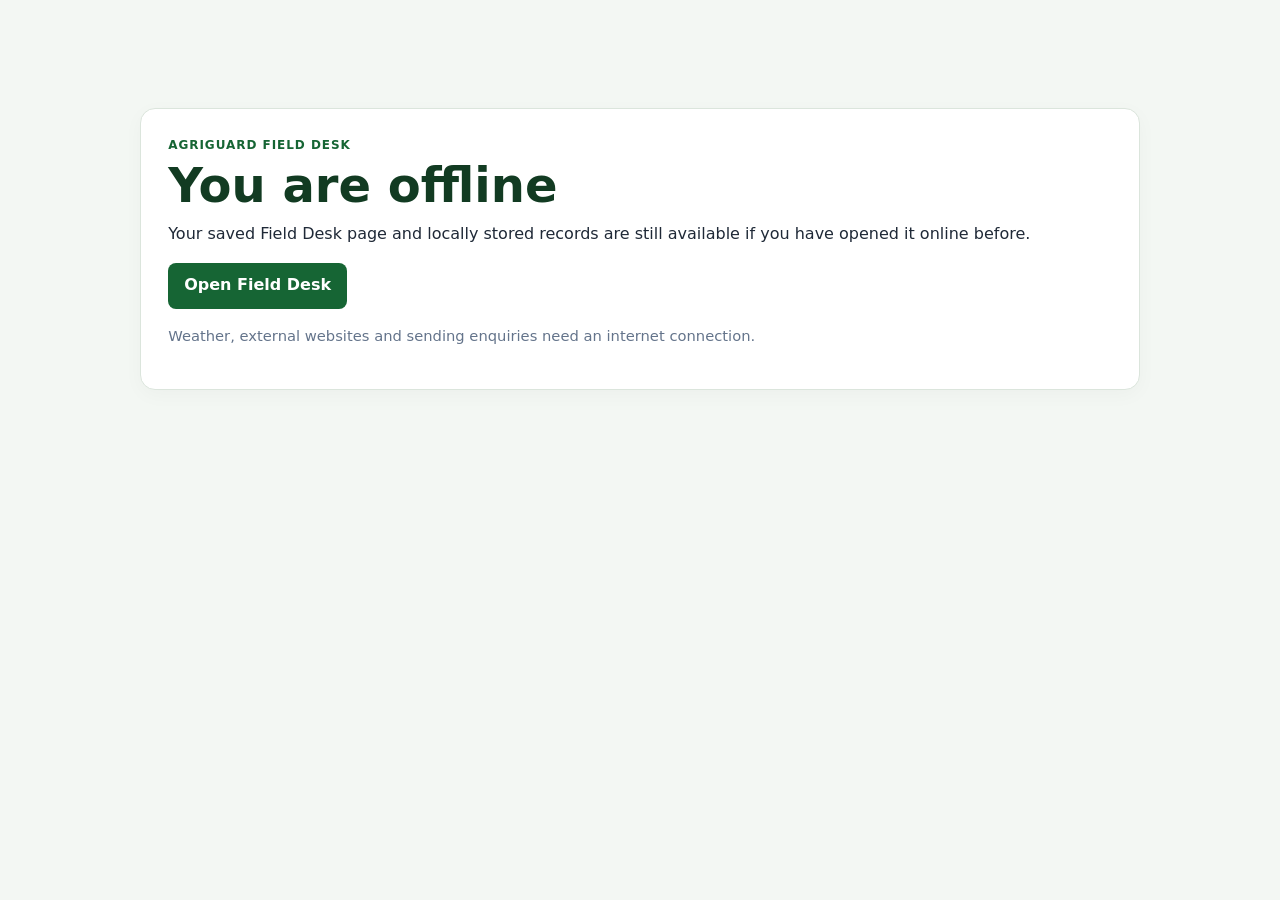
<file: offline.html>
<!doctype html>
<html lang="en"><head><meta charset="utf-8"><meta name="viewport" content="width=device-width, initial-scale=1"><meta name="theme-color" content="#166534"><title>Offline | AgriGuard</title><link rel="icon" href="agriguard-icon.svg"><link rel="stylesheet" href="field-desk.css"></head>
<body><main><section class="panel" style="margin-top:12vh"><p class="eyebrow">AGRIGUARD FIELD DESK</p><h1>You are offline</h1><p>Your saved Field Desk page and locally stored records are still available if you have opened it online before.</p><p><a class="button" href="field-desk.html">Open Field Desk</a></p><p class="muted">Weather, external websites and sending enquiries need an internet connection.</p></section></main></body></html>
</file>
<file: style.css>
/* Farmer challenges and planner sections */
.challenge-grid {
  display: grid;
  grid-template-columns: repeat(auto-fit, minmax(220px, 1fr));
  gap: 1.5rem;
  margin-top: 2rem;
}

.challenge-card {
  background: #ffffff;
  border: 1px solid #e5e7eb;
  border-radius: 14px;
  padding: 1.5rem 1.2rem;
  text-align: left;
  box-shadow: 0 6px 18px rgba(17, 24, 39, 0.04);
}

.challenge-icon {
  font-size: 2rem;
  display: inline-block;
  margin-bottom: 0.8rem;
}

.challenge-card h3 {
  color: #166534;
  margin-bottom: 0.6rem;
}

.challenge-card p {
  color: #4b5563;
  font-size: 0.94rem;
  line-height: 1.6;
}

.profit-planner {
  background: #ffffff;
  border: 1px solid #e5e7eb;
  border-radius: 16px;
  padding: 2rem;
  max-width: 640px;
  margin: 0 auto;
  box-shadow: 0 6px 20px rgba(17, 24, 39, 0.03);
}

.profit-results {
  margin-top: 1.5rem;
  background: #f0fdf4;
  border: 1px solid #bbf7d0;
  border-radius: 12px;
  padding: 1rem;
}

.profit-results.hidden {
  display: none;
}

.profit-stat-row {
  display: grid;
  grid-template-columns: repeat(auto-fit, minmax(160px, 1fr));
  gap: 1rem;
}

.profit-stat-card {
  background: #ffffff;
  border: 1px solid #dcfce7;
  border-radius: 10px;
  padding: 0.9rem 1rem;
  text-align: left;
}

.profit-stat-card span {
  display: block;
  color: #6b7280;
  font-size: 0.82rem;
  margin-bottom: 0.35rem;
}

.profit-stat-card strong {
  font-size: 1.3rem;
  color: #111827;
}

.profit-summary {
  margin-top: 0.9rem;
  color: #166534;
  font-weight: 700;
  line-height: 1.5;
}

.irrigation-planner {
  background: #ffffff;
  border: 1px solid #e5e7eb;
  border-radius: 16px;
  padding: 2rem;
  max-width: 720px;
  margin: 1.5rem auto 0;
  box-shadow: 0 6px 18px rgba(17, 24, 39, 0.03);
}

.irrigation-grid {
  display: grid;
  grid-template-columns: repeat(auto-fit, minmax(200px, 1fr));
  gap: 1rem;
}

.irrigation-output {
  margin-top: 1.5rem;
  padding: 1rem;
  border-radius: 12px;
  background: #ecfeff;
  border: 1px solid #a5f3fc;
  color: #0f172a;
  text-align: left;
}

.irrigation-output.hidden {
  display: none;
}

.irrigation-output h4 {
  color: #0f766e;
  margin-bottom: 0.5rem;
}

.irrigation-output p {
  line-height: 1.6;
  margin-bottom: 0.4rem;
}
</file>
<file: farmer-tools.css>
* { box-sizing: border-box; }
:root { color-scheme: light; --green: #166534; --green-dark: #14532d; --ink: #1f2937; --muted: #64748b; --line: #e2e8f0; --paper: #fff; --bg: #f5f8f5; }
body { margin: 0; background: var(--bg); color: var(--ink); font-family: system-ui, -apple-system, "Segoe UI", sans-serif; line-height: 1.6; }
a { color: var(--green); }
.topbar { position: sticky; top: 0; z-index: 3; display: flex; justify-content: space-between; align-items: center; padding: .8rem max(5%, calc((100% - 1100px)/2)); background: #fff; border-bottom: 1px solid var(--line); }
.brand { font-weight: 850; font-size: 1.2rem; text-decoration: none; color: var(--green); }
.language-label { display: flex; align-items: center; gap: .5rem; font-size: .9rem; font-weight: 650; }
select, input, textarea { font: inherit; color: inherit; }
.language-label select, .form-grid input, .form-grid select, .form-grid textarea { width: 100%; padding: .7rem .8rem; border: 1px solid #cbd5e1; border-radius: 8px; background: #fff; }
main { width: min(94%, 1000px); margin: 0 auto; }
.intro { padding: 3rem 0 1.2rem; }
.eyebrow { margin: 0 0 .35rem; color: var(--green); font-size: .76rem; font-weight: 800; letter-spacing: .08em; }
h1, h2, h3, p { margin-top: 0; }
h1 { max-width: 720px; margin-bottom: .6rem; color: #123b22; font-size: clamp(2rem, 5vw, 3.2rem); line-height: 1.15; }
.intro > p:not(.eyebrow) { max-width: 740px; color: #475569; }
.notice { border-left: 4px solid #f59e0b; background: #fffbeb; padding: .8rem 1rem; border-radius: 6px; }
.tool-section { margin: 1.2rem 0; padding: clamp(1.1rem, 4vw, 2rem); background: var(--paper); border: 1px solid var(--line); border-radius: 16px; box-shadow: 0 5px 20px #0f172a08; }
.section-heading { display: flex; align-items: center; justify-content: space-between; gap: 1rem; margin-bottom: .8rem; }
.section-heading h2, .tool-section h2 { margin-bottom: .2rem; color: #153d25; font-size: clamp(1.25rem, 3vw, 1.65rem); }
.section-heading .eyebrow { margin: 0; }
.muted { color: var(--muted); font-size: .94rem; }
.weather-grid { display: grid; grid-template-columns: repeat(auto-fit, minmax(140px, 1fr)); gap: .8rem; margin: 1rem 0; }
.stat { display: flex; flex-direction: column; gap: .25rem; padding: 1rem; background: #f8fafc; border: 1px solid var(--line); border-radius: 10px; }
.stat span { color: var(--muted); font-size: .86rem; }
.stat strong { font-size: 1.3rem; }
.callout { padding: 1rem; border-left: 4px solid #0e7490; background: #ecfeff; border-radius: 8px; }
.form-grid { display: grid; grid-template-columns: repeat(auto-fit, minmax(190px, 1fr)); gap: 1rem; align-items: end; }
.form-grid label { display: grid; gap: .35rem; font-size: .9rem; font-weight: 650; }
.form-grid .wide { grid-column: 1 / -1; }
.button { min-height: 44px; padding: .7rem 1.1rem; border: 0; border-radius: 8px; background: var(--green); color: #fff; font: inherit; font-weight: 750; cursor: pointer; }
.button:hover { background: var(--green-dark); }
.button.secondary { border: 1px solid #bbf7d0; background: #f0fdf4; color: var(--green-dark); }
.button.danger { background: #b91c1c; }
.result { margin-top: 1rem; padding: 1rem; border: 1px solid #a5f3fc; border-radius: 10px; background: #ecfeff; }
.result p { margin: .4rem 0 0; }
.link-row { display: flex; flex-wrap: wrap; gap: .8rem 1.4rem; margin: 1rem 0; }
.link-row a { font-weight: 700; }
.record-list { display: grid; gap: .6rem; margin-top: .9rem; }
.record { display: flex; align-items: center; justify-content: space-between; gap: 1rem; padding: .8rem; border: 1px solid var(--line); border-radius: 9px; background: #fafafa; }
.record > div { min-width: 0; display: grid; }
.record span { color: var(--muted); font-size: .88rem; overflow-wrap: anywhere; }
.record b { white-space: nowrap; }
.delete { padding: .4rem .6rem; border: 1px solid #fecaca; border-radius: 6px; background: #fff; color: #b91c1c; cursor: pointer; }
.empty { padding: .5rem 0; color: var(--muted); }
.checklist { display: grid; gap: .75rem; margin: 1rem 0; }
.checklist label { display: flex; gap: .7rem; align-items: flex-start; }
.checklist input { width: 1.15rem; height: 1.15rem; accent-color: var(--green); }
.advice-list { padding-left: 1.3rem; }
.advice-list li { margin: .7rem 0; }
.resource-grid { display: grid; grid-template-columns: repeat(auto-fit, minmax(220px, 1fr)); gap: .8rem; }
.resource { display: grid; gap: .35rem; padding: 1rem; border: 1px solid var(--line); border-radius: 10px; text-decoration: none; background: #f9fafb; }
.resource strong { color: var(--green); }
.resource span { color: #475569; font-size: .9rem; }
.export-section { border-color: #bbf7d0; }
footer { display: flex; flex-wrap: wrap; justify-content: space-between; gap: .8rem; width: min(94%, 1000px); margin: 2rem auto; color: var(--muted); font-size: .88rem; }
footer a { font-weight: 700; }
@media (max-width: 600px) { .topbar { padding: .7rem 4%; } .language-label { font-size: .8rem; } .section-heading { align-items: flex-start; } .record { align-items: flex-start; flex-wrap: wrap; } .record b { margin-left: auto; } }
</file>
<file: field-desk.css>
* { box-sizing: border-box; }
:root { color-scheme: light; --green: #166534; --green-dark: #14532d; --ink: #1f2937; --muted: #64748b; --line: #dbe5dc; --paper: #fff; --bg: #f3f7f3; }
html { scroll-behavior: smooth; scroll-padding-top: 5rem; }
body { margin: 0; background: var(--bg); color: var(--ink); font-family: system-ui, -apple-system, "Segoe UI", sans-serif; line-height: 1.55; }
a { color: var(--green); }
button, input, select { font: inherit; }
:focus-visible { outline: 3px solid #f59e0b; outline-offset: 2px; }
.topbar { position: sticky; top: 0; z-index: 3; display: flex; flex-wrap: wrap; justify-content: space-between; align-items: center; gap: .75rem; padding: .7rem max(4%, calc((100% - 1120px)/2)); background: #fff; border-bottom: 1px solid var(--line); }
.brand { display: flex; align-items: center; gap: .55rem; color: var(--green-dark); font-size: 1.1rem; font-weight: 850; text-decoration: none; }
.brand span { color: var(--muted); font-size: .9rem; font-weight: 600; }
.header-actions { display: flex; align-items: center; flex-wrap: wrap; gap: .75rem; }
.language { display: flex; align-items: center; gap: .4rem; font-size: .88rem; font-weight: 650; }
.language select { padding: .4rem; border: 1px solid var(--line); border-radius: 7px; background: #fff; }
.status { display: inline-flex; align-items: center; gap: .35rem; padding: .35rem .65rem; border-radius: 99px; background: #f1f5f9; color: #475569; font-size: .8rem; font-weight: 700; }
.status.online { background: #dcfce7; color: #166534; }.status.offline { background: #fef3c7; color: #92400e; }
main { width: min(94%, 1000px); margin: 0 auto; }
.intro { padding: 2.4rem 0 1rem; }
.eyebrow { margin: 0 0 .25rem; color: var(--green); font-size: .75rem; font-weight: 850; letter-spacing: .08em; }
h1, h2, h3, p { margin-top: 0; }
h1 { margin-bottom: .6rem; color: #123b22; font-size: clamp(2rem, 5vw, 3rem); line-height: 1.12; }
.intro > p:not(.eyebrow) { max-width: 720px; color: #475569; }
.privacy { padding: .8rem 1rem; border-left: 4px solid #16a34a; border-radius: 7px; background: #ecfdf5; }
.quick-nav { display: flex; flex-wrap: wrap; gap: .55rem; margin-top: 1rem; }
.quick-nav a { padding: .42rem .7rem; border: 1px solid #bbf7d0; border-radius: 99px; background: #fff; font-size: .88rem; font-weight: 700; text-decoration: none; }
.panel { margin: 1rem 0; padding: clamp(1rem, 3vw, 1.7rem); border: 1px solid var(--line); border-radius: 15px; background: var(--paper); box-shadow: 0 5px 20px #0f172a08; }
.section-title { display: flex; justify-content: space-between; align-items: center; gap: 1rem; margin-bottom: .5rem; }
.section-title h2 { margin: 0; color: #153d25; font-size: clamp(1.25rem, 3vw, 1.6rem); }
.muted { color: var(--muted); font-size: .92rem; }
.form-grid { display: grid; grid-template-columns: repeat(auto-fit, minmax(190px, 1fr)); gap: .85rem; align-items: end; }
.form-grid label, .calculator label { display: grid; gap: .3rem; font-size: .9rem; font-weight: 650; }
input, select { min-height: 44px; width: 100%; padding: .6rem .7rem; border: 1px solid #cbd5e1; border-radius: 8px; background: #fff; color: var(--ink); }
.button { min-height: 44px; display: inline-flex; justify-content: center; align-items: center; padding: .65rem 1rem; border: 0; border-radius: 8px; background: var(--green); color: #fff; font-weight: 750; cursor: pointer; text-decoration: none; }
.button:hover { background: var(--green-dark); }.button:disabled { opacity: .6; cursor: wait; }
.button.secondary { border: 1px solid #bbf7d0; background: #f0fdf4; color: var(--green-dark); }.button.secondary:hover { background: #dcfce7; }
.button.danger { background: #b91c1c; }.button.danger:hover { background: #991b1b; }
.records { display: grid; gap: .6rem; margin-top: 1rem; }
.record { display: flex; justify-content: space-between; align-items: flex-start; gap: .8rem; padding: .8rem; border: 1px solid var(--line); border-radius: 9px; background: #fafcfb; }
.record-main { min-width: 0; display: grid; gap: .15rem; overflow-wrap: anywhere; }.record-meta { color: var(--muted); font-size: .84rem; }
.record.done { opacity: .65; }.record.done .record-main strong { text-decoration: line-through; }
.record-actions { display: flex; flex-shrink: 0; gap: .4rem; }.icon-button { min-height: 38px; padding: .35rem .55rem; border: 1px solid var(--line); border-radius: 7px; background: #fff; color: var(--ink); cursor: pointer; }.icon-button.delete { color: #b91c1c; }
.empty { padding: .4rem 0; color: var(--muted); }
.task-actions { display: flex; flex-wrap: wrap; align-items: center; gap: .7rem; margin-top: .8rem; }
.summary-grid { display: grid; grid-template-columns: repeat(auto-fit, minmax(160px, 1fr)); gap: .7rem; margin: 1rem 0; }
.summary { display: grid; gap: .3rem; padding: .85rem; border: 1px solid var(--line); border-radius: 9px; background: #f8fafc; }.summary span { color: var(--muted); font-size: .85rem; }.summary strong { font-size: 1.25rem; }
.calculator-grid { display: grid; grid-template-columns: repeat(auto-fit, minmax(min(100%, 300px), 1fr)); gap: .9rem; }
.calculator { display: grid; align-content: start; gap: .8rem; padding: 1rem; border: 1px solid var(--line); border-radius: 11px; background: #fbfdfb; }.calculator h3 { margin: 0; color: var(--green-dark); }.calculator p { margin-bottom: 0; }.result { padding: .7rem; border-radius: 8px; background: #ecfeff; color: #164e63; }
.button-row { display: flex; flex-wrap: wrap; gap: .6rem; }.file-button { position: relative; overflow: hidden; }.file-button input { position: absolute; inset: 0; opacity: 0; cursor: pointer; }
.small-note { margin: 1rem 0 0; padding: .8rem; border-radius: 8px; background: #fffbeb; color: #713f12; font-size: .88rem; }
footer { display: flex; flex-wrap: wrap; justify-content: space-between; gap: .7rem; width: min(94%, 1000px); margin: 1.7rem auto; color: var(--muted); font-size: .86rem; }
@media (max-width: 600px) { .topbar { padding: .65rem 4%; }.header-actions { justify-content: space-between; width: 100%; }.record { flex-wrap: wrap; }.record-actions { width: 100%; }.record-actions button { flex: 1; }.button-row > * { flex: 1 1 100%; } }
@media (prefers-reduced-motion: reduce) { html { scroll-behavior: auto; } }
</file>
